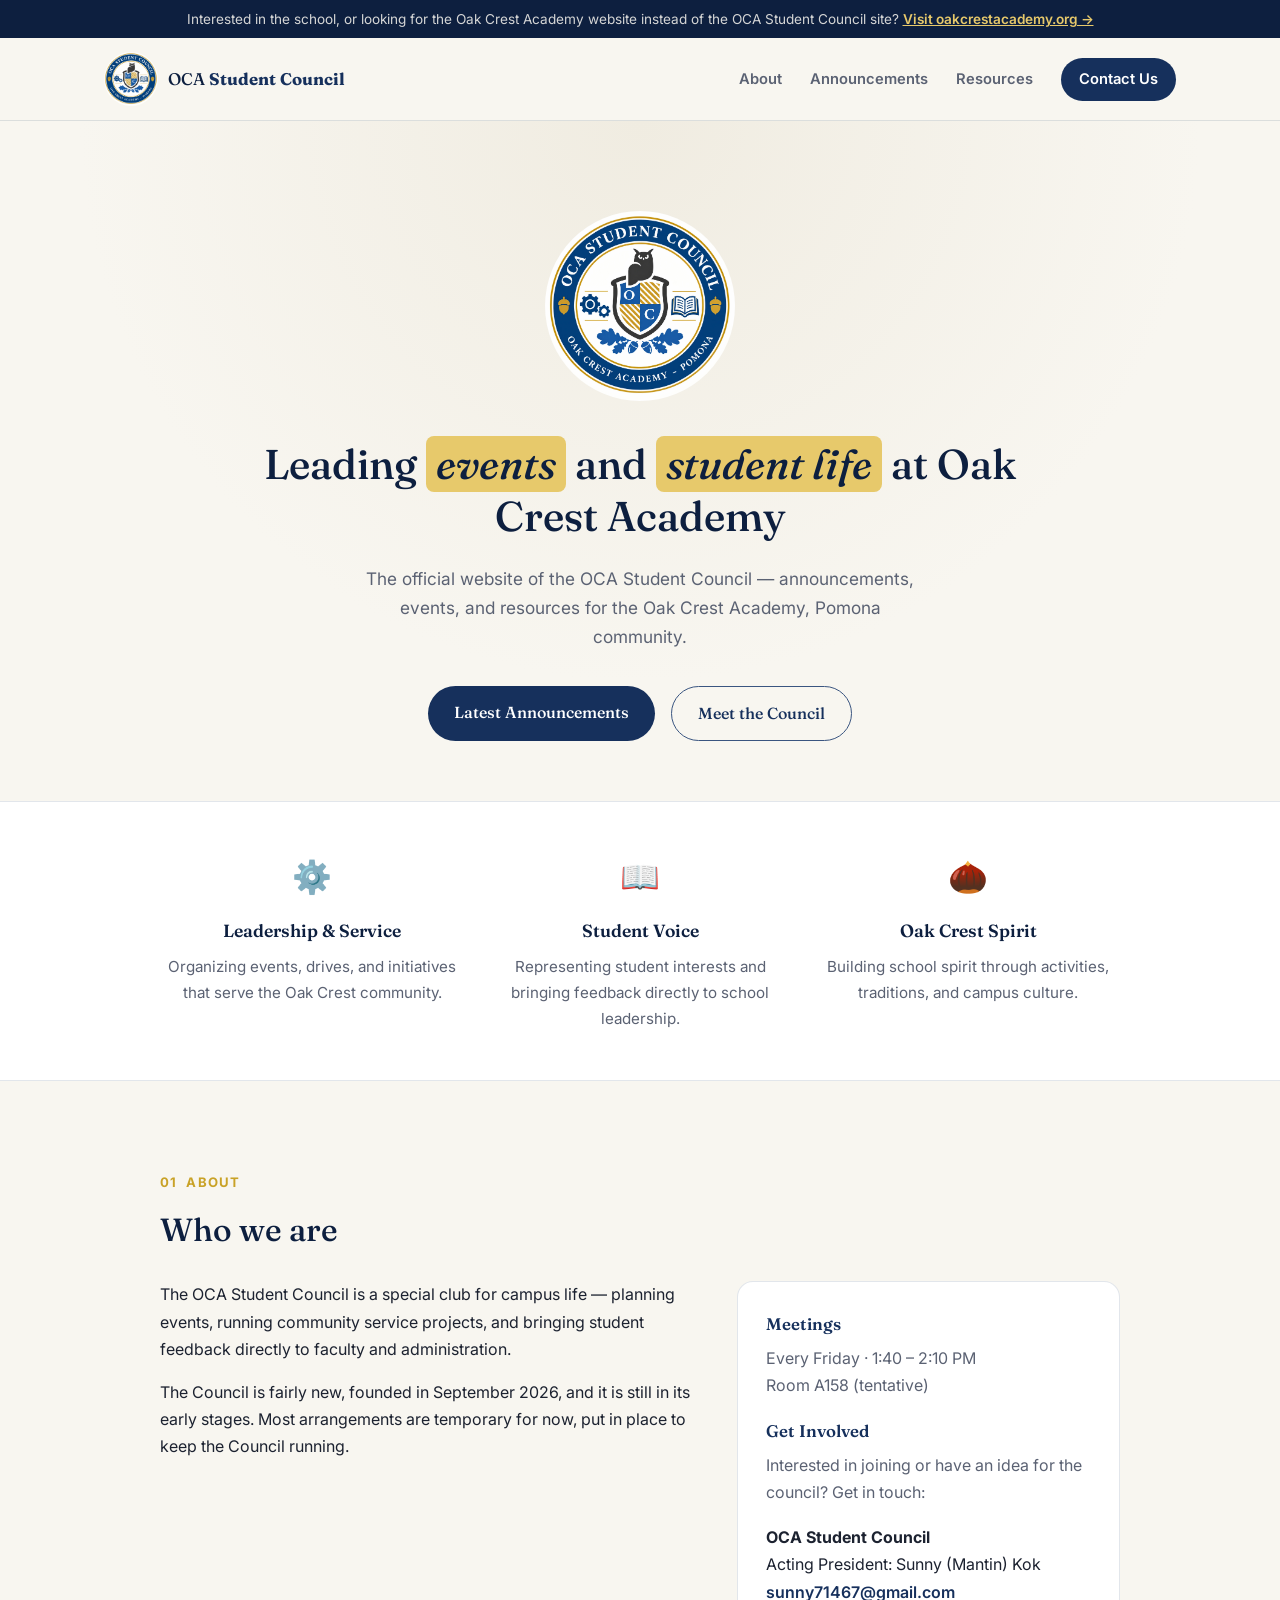
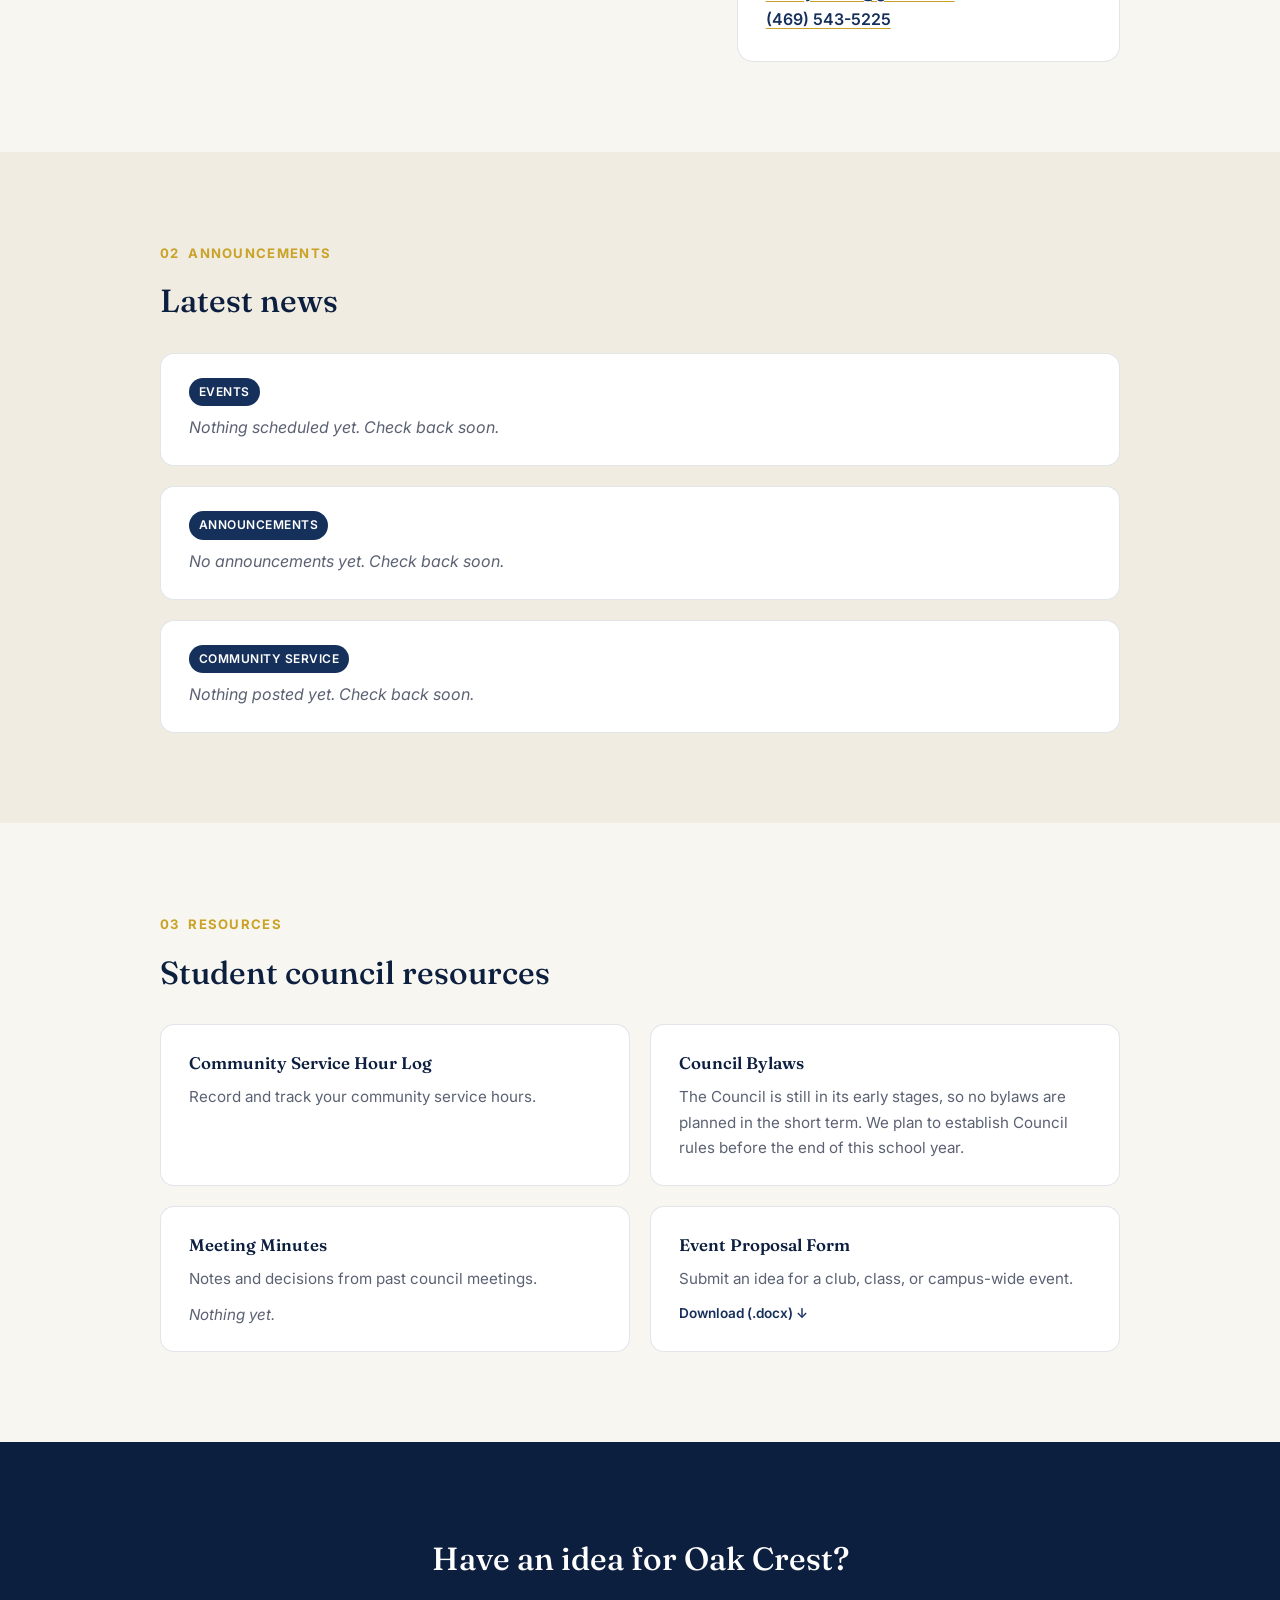
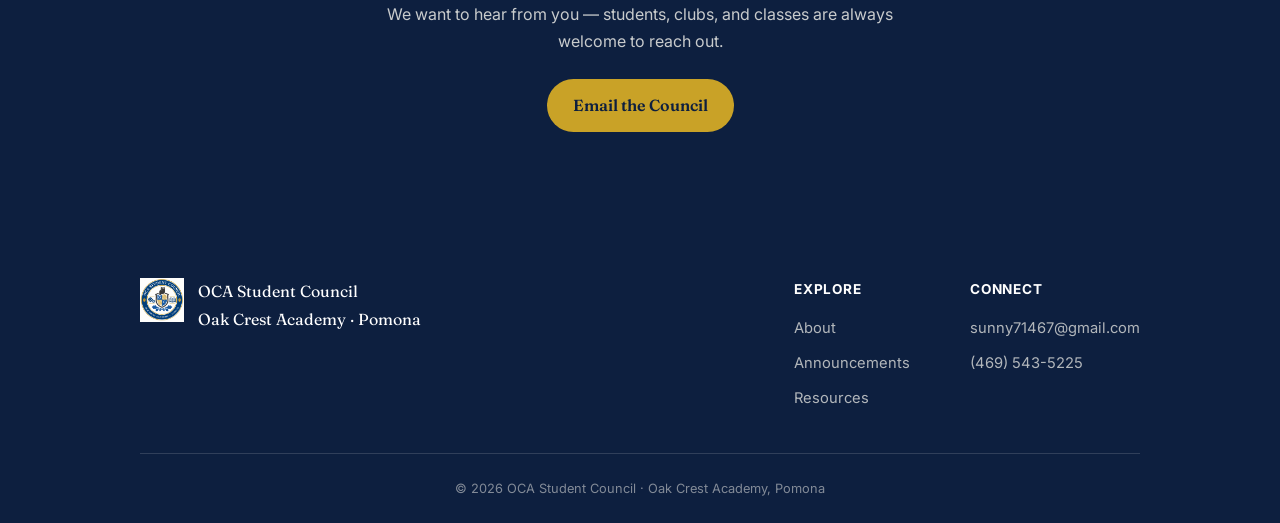
<file: index.html>
<!DOCTYPE html>
<html lang="en">
<head>
<meta charset="UTF-8">
<meta name="viewport" content="width=device-width, initial-scale=1.0">
<title>OCA Student Council | Oak Crest Academy - Pomona</title>
<link rel="icon" type="image/webp" href="assets/logo.webp">
<link rel="preconnect" href="https://fonts.googleapis.com">
<link rel="preconnect" href="https://fonts.gstatic.com" crossorigin>
<link href="https://fonts.googleapis.com/css2?family=Fraunces:ital,wght@0,500;0,600;1,500&family=Inter:wght@400;500;600;700&display=swap" rel="stylesheet">
<link rel="stylesheet" href="css/style.css">
</head>
<body>

<div class="top-notice">
  Interested in the school, or looking for the Oak Crest Academy website instead of the OCA Student Council site?
  <a href="https://oakcrestacademy.org/" target="_blank" rel="noopener noreferrer">Visit oakcrestacademy.org &rarr;</a>
</div>

<header class="site-header">
  <div class="nav-container">
    <a href="#top" class="brand">
      <img src="assets/logo.webp" alt="OCA Student Council seal" class="brand-logo">
      <span class="brand-text">OCA <strong>Student Council</strong></span>
    </a>
    <button class="nav-toggle" aria-label="Toggle menu" aria-expanded="false">
      <span></span><span></span><span></span>
    </button>
    <nav class="nav-links">
      <a href="#about">About</a>
      <a href="#announcements">Announcements</a>
      <a href="#resources">Resources</a>
      <a href="#contact" class="nav-cta">Contact Us</a>
    </nav>
  </div>
</header>

<main>

  <!-- Hero -->
  <section id="top" class="hero">
    <div class="hero-inner">
      <img src="assets/logo.webp" alt="OCA Student Council seal" class="hero-seal">
      <h1 class="hero-title">
        Leading <span class="hl">events</span> and <span class="hl">student life</span> at
        Oak Crest Academy
      </h1>
      <p class="hero-subtitle">
        The official website of the OCA Student Council &mdash; announcements,
        events, and resources for the Oak Crest Academy, Pomona community.
      </p>
      <div class="hero-actions">
        <a href="#announcements" class="btn btn-primary">Latest Announcements</a>
        <a href="#about" class="btn btn-ghost">Meet the Council</a>
      </div>
    </div>
  </section>

  <!-- What we do (icon row, echoes the seal's gear + book motifs) -->
  <section class="pillars">
    <div class="pillars-inner">
      <div class="pillar">
        <div class="pillar-icon">⚙️</div>
        <h3>Leadership &amp; Service</h3>
        <p>Organizing events, drives, and initiatives that serve the Oak Crest community.</p>
      </div>
      <div class="pillar">
        <div class="pillar-icon">📖</div>
        <h3>Student Voice</h3>
        <p>Representing student interests and bringing feedback directly to school leadership.</p>
      </div>
      <div class="pillar">
        <div class="pillar-icon">🌰</div>
        <h3>Oak Crest Spirit</h3>
        <p>Building school spirit through activities, traditions, and campus culture.</p>
      </div>
    </div>
  </section>

  <!-- About -->
  <section id="about" class="section">
    <div class="section-inner">
      <p class="eyebrow">01 &nbsp;About</p>
      <h2 class="section-title">Who we are</h2>
      <div class="about-grid">
        <div class="about-text">
          <p>
            The OCA Student Council is a special club for campus life &mdash; planning events,
            running community service projects, and bringing student feedback directly to
            faculty and administration.
          </p>
          <p>
            The Council is fairly new, founded in September 2026, and it is still in its early
            stages. Most arrangements are temporary for now, put in place to keep the Council running.
          </p>
        </div>
        <div class="about-card">
          <h3>Meetings</h3>
          <p>Every Friday &middot; 1:40 &ndash; 2:10 PM<br>Room A158 (tentative)</p>
          <h3>Get Involved</h3>
          <p>Interested in joining or have an idea for the council? Get in touch:</p>
          <p class="contact-lines">
            <strong>OCA Student Council</strong><br>
            Acting President: Sunny (Mantin) Kok<br>
            <a href="mailto:sunny71467@gmail.com">sunny71467@gmail.com</a><br>
            <a href="tel:+14695435225">(469) 543-5225</a>
          </p>
        </div>
      </div>
    </div>
  </section>

  <!-- Announcements -->
  <section id="announcements" class="section section-alt">
    <div class="section-inner">
      <p class="eyebrow">02 &nbsp;Announcements</p>
      <h2 class="section-title">Latest news</h2>
      <div class="announcement-list">
        <article class="announcement-card">
          <span class="tag">Events</span>
          <p class="empty-state">Nothing scheduled yet. Check back soon.</p>
        </article>
        <article class="announcement-card">
          <span class="tag">Announcements</span>
          <p class="empty-state">No announcements yet. Check back soon.</p>
        </article>
        <article class="announcement-card">
          <span class="tag">Community Service</span>
          <p class="empty-state">Nothing posted yet. Check back soon.</p>
        </article>
      </div>
    </div>
  </section>

  <!-- Resources -->
  <section id="resources" class="section">
    <div class="section-inner">
      <p class="eyebrow">03 &nbsp;Resources</p>
      <h2 class="section-title">Student council resources</h2>
      <div class="resource-grid">
        <a href="https://docs.google.com/document/d/1i9NuNzzM6vkVALnD9LSMOV6rwf-y1_BSB-2XAohVT00/edit?tab=t.0" class="resource-card" target="_blank" rel="noopener noreferrer">
          <h3>Community Service Hour Log</h3>
          <p>Record and track your community service hours.</p>
        </a>
        <div class="resource-card is-empty">
          <h3>Council Bylaws</h3>
          <p>The Council is still in its early stages, so no bylaws are planned in the short term. We plan to establish Council rules before the end of this school year.</p>
        </div>
        <div class="resource-card is-empty">
          <h3>Meeting Minutes</h3>
          <p>Notes and decisions from past council meetings.</p>
          <p class="empty-state">Nothing yet.</p>
        </div>
        <a href="assets/OCA_Event_Proposal_Form.docx" class="resource-card" download>
          <h3>Event Proposal Form</h3>
          <p>Submit an idea for a club, class, or campus-wide event.</p>
          <p class="resource-meta">Download (.docx) &darr;</p>
        </a>
      </div>
    </div>
  </section>

  <!-- Contact / CTA -->
  <section id="contact" class="cta">
    <div class="cta-inner">
      <h2>Have an idea for Oak Crest?</h2>
      <p>We want to hear from you &mdash; students, clubs, and classes are always welcome to reach out.</p>
      <a href="mailto:sunny71467@gmail.com" class="btn btn-primary">Email the Council</a>
    </div>
  </section>

</main>

<footer class="site-footer">
  <div class="footer-inner">
    <div class="footer-brand">
      <img src="assets/logo.webp" alt="OCA Student Council seal" class="footer-logo">
      <p>OCA Student Council<br>Oak Crest Academy &middot; Pomona</p>
    </div>
    <div class="footer-links">
      <div>
        <h4>Explore</h4>
        <a href="#about">About</a>
        <a href="#announcements">Announcements</a>
        <a href="#resources">Resources</a>
      </div>
      <div>
        <h4>Connect</h4>
        <a href="mailto:sunny71467@gmail.com">sunny71467@gmail.com</a>
        <a href="tel:+14695435225">(469) 543-5225</a>
      </div>
    </div>
  </div>
  <p class="footer-bottom">&copy; 2026 OCA Student Council &middot; Oak Crest Academy, Pomona</p>
</footer>

<script src="js/script.js"></script>
</body>
</html>
</file>
<file: css/style.css>
/* ---------- Design tokens (navy + gold, pulled from the OCA seal) ---------- */
:root {
  --navy: #16305c;
  --navy-deep: #0d1f3f;
  --navy-soft: #3a5580;
  --gold: #c9a227;
  --gold-light: #e7c96b;
  --cream: #f8f6f0;
  --cream-alt: #f0ece1;
  --ink: #1c2230;
  --text-soft: #5b6273;
  --border-soft: rgba(22, 48, 92, 0.12);
  --white: #ffffff;
}

* { margin: 0; padding: 0; box-sizing: border-box; }
html { scroll-behavior: smooth; }

body {
  font-family: "Inter", -apple-system, "Segoe UI", sans-serif;
  color: var(--ink);
  background: var(--cream);
  line-height: 1.7;
}

h1, h2, h3, .brand-text, .btn {
  font-family: "Fraunces", Georgia, serif;
}

a { color: inherit; }

.placeholder-note {
  color: #a35d2a;
  background: #fbeee0;
  border: 1px dashed #e0b385;
  padding: 6px 12px;
  border-radius: 8px;
  font-size: 0.82rem;
  font-family: "Inter", sans-serif;
  display: inline-block;
  margin-bottom: 10px;
}

/* ---------- Top notice ---------- */
.top-notice {
  background: var(--navy-deep);
  color: rgba(248, 246, 240, 0.85);
  text-align: center;
  font-size: 0.85rem;
  line-height: 1.5;
  padding: 9px 20px;
}
.top-notice a {
  color: var(--gold-light);
  font-weight: 600;
  white-space: nowrap;
}
.top-notice a:hover { color: var(--white); }

/* ---------- Header ---------- */
.site-header {
  position: sticky;
  top: 0;
  z-index: 200;
  background: rgba(248, 246, 240, 0.92);
  backdrop-filter: blur(6px);
  border-bottom: 1px solid var(--border-soft);
}

.nav-container {
  max-width: 1120px;
  margin: 0 auto;
  padding: 14px 24px;
  display: flex;
  align-items: center;
  justify-content: space-between;
}

.brand {
  display: flex;
  align-items: center;
  gap: 10px;
  text-decoration: none;
}
.brand-logo { width: 54px; height: 54px; border-radius: 50%; }
.brand-text {
  font-size: 1.05rem;
  color: var(--navy-deep);
  font-weight: 500;
}
.brand-text strong { color: var(--navy); }

.nav-links {
  display: flex;
  align-items: center;
  gap: 28px;
}
.nav-links a {
  text-decoration: none;
  color: var(--text-soft);
  font-weight: 600;
  font-size: 0.92rem;
  font-family: "Inter", sans-serif;
  transition: color 0.2s;
}
.nav-links a:hover { color: var(--navy); }

.nav-cta {
  background: var(--navy);
  color: var(--white) !important;
  padding: 9px 18px;
  border-radius: 999px;
}
.nav-cta:hover { background: var(--navy-deep); }

.nav-toggle {
  display: none;
  flex-direction: column;
  gap: 5px;
  background: none;
  border: none;
  cursor: pointer;
  padding: 6px;
}
.nav-toggle span {
  width: 22px;
  height: 2px;
  background: var(--navy);
  display: block;
}

/* ---------- Hero ---------- */
.hero {
  padding: 90px 24px 60px;
  text-align: center;
  background:
    radial-gradient(circle at 50% 0%, var(--cream-alt) 0%, var(--cream) 60%);
}
.hero-inner { max-width: 780px; margin: 0 auto; }

.hero-seal {
  width: 190px;
  height: 190px;
  border-radius: 50%;
  margin-bottom: 28px;
}

.hero-title {
  font-size: 2.6rem;
  font-weight: 500;
  color: var(--navy-deep);
  line-height: 1.25;
  margin-bottom: 22px;
}
.hero-title .hl {
  background: var(--gold-light);
  padding: 2px 10px;
  border-radius: 8px;
  font-style: italic;
}

.hero-subtitle {
  font-size: 1.08rem;
  color: var(--text-soft);
  max-width: 560px;
  margin: 0 auto 34px;
}

.hero-actions {
  display: flex;
  gap: 16px;
  justify-content: center;
  flex-wrap: wrap;
}

.btn {
  display: inline-block;
  padding: 13px 26px;
  border-radius: 999px;
  font-weight: 500;
  font-size: 1rem;
  text-decoration: none;
  transition: transform 0.15s ease, background 0.2s;
}
.btn:hover { transform: translateY(-2px); }
.btn-primary {
  background: var(--navy);
  color: var(--white);
}
.btn-primary:hover { background: var(--navy-deep); }
.btn-ghost {
  background: transparent;
  color: var(--navy);
  border: 1.5px solid var(--navy-soft);
}
.btn-ghost:hover { background: rgba(22, 48, 92, 0.06); }

/* ---------- Pillars (icon row) ---------- */
.pillars {
  border-top: 1px solid var(--border-soft);
  border-bottom: 1px solid var(--border-soft);
  background: var(--white);
}
.pillars-inner {
  max-width: 1000px;
  margin: 0 auto;
  padding: 48px 24px;
  display: grid;
  grid-template-columns: repeat(3, 1fr);
  gap: 32px;
  text-align: center;
}
.pillar-icon { font-size: 2rem; margin-bottom: 12px; }
.pillar h3 {
  font-size: 1.1rem;
  color: var(--navy-deep);
  margin-bottom: 8px;
  font-weight: 600;
}
.pillar p { color: var(--text-soft); font-size: 0.95rem; }

/* ---------- Sections ---------- */
.section { padding: 90px 24px; }
.section-alt { background: var(--cream-alt); }
.section-inner { max-width: 960px; margin: 0 auto; }

.eyebrow {
  font-family: "Inter", sans-serif;
  font-size: 0.82rem;
  font-weight: 700;
  letter-spacing: 0.1em;
  text-transform: uppercase;
  color: var(--gold);
  margin-bottom: 10px;
}

.section-title {
  font-size: 2rem;
  font-weight: 500;
  color: var(--navy-deep);
  margin-bottom: 24px;
}

.section-desc {
  color: var(--text-soft);
  margin-bottom: 30px;
  max-width: 620px;
}

/* About */
.about-grid {
  display: grid;
  grid-template-columns: 1.4fr 1fr;
  gap: 40px;
  align-items: start;
}
.about-text p { margin-bottom: 16px; color: var(--ink); }
.about-card {
  background: var(--white);
  border: 1px solid var(--border-soft);
  border-radius: 16px;
  padding: 28px;
}
.about-card h3 {
  font-size: 1.05rem;
  color: var(--navy);
  margin-bottom: 6px;
  font-weight: 600;
}
.about-card p { color: var(--text-soft); margin-bottom: 18px; }
.about-card p:last-child { margin-bottom: 0; }
.about-card .contact-lines { color: var(--ink); }
.about-card .contact-lines a {
  color: var(--navy);
  font-weight: 600;
  text-decoration-color: var(--gold);
  text-underline-offset: 3px;
}

/* Announcements */
.announcement-list {
  display: grid;
  gap: 20px;
}
.announcement-card {
  background: var(--white);
  border: 1px solid var(--border-soft);
  border-radius: 14px;
  padding: 24px 28px;
  display: grid;
  grid-template-columns: auto auto 1fr;
  gap: 8px 16px;
  align-items: baseline;
}
.announcement-card .tag {
  background: var(--navy);
  color: var(--white);
  font-family: "Inter", sans-serif;
  font-size: 0.75rem;
  font-weight: 600;
  padding: 4px 10px;
  border-radius: 999px;
  text-transform: uppercase;
  letter-spacing: 0.04em;
}
.announcement-card time {
  font-family: "Inter", sans-serif;
  font-size: 0.85rem;
  color: var(--text-soft);
}
.announcement-card h3 {
  grid-column: 1 / -1;
  font-size: 1.2rem;
  color: var(--navy-deep);
  font-weight: 600;
  margin-top: 4px;
}
.announcement-card p {
  grid-column: 1 / -1;
  color: var(--text-soft);
}
.announcement-card .empty-state { font-style: italic; }

/* Resources */
.resource-grid {
  display: grid;
  grid-template-columns: repeat(2, 1fr);
  gap: 20px;
}
.resource-card {
  display: block;
  background: var(--white);
  border: 1px solid var(--border-soft);
  border-radius: 14px;
  padding: 24px 28px;
  text-decoration: none;
  transition: border-color 0.2s, transform 0.15s;
}
.resource-card:hover {
  border-color: var(--gold);
  transform: translateY(-3px);
}
.resource-card.is-empty:hover {
  border-color: var(--border-soft);
  transform: none;
}
.resource-card .empty-state {
  font-style: italic;
  margin-top: 10px;
}
.resource-card .resource-meta {
  margin-top: 10px;
  font-size: 0.85rem;
  font-weight: 600;
  color: var(--navy);
}
.resource-card h3 {
  font-size: 1.05rem;
  color: var(--navy-deep);
  font-weight: 600;
  margin-bottom: 6px;
}
.resource-card p { color: var(--text-soft); font-size: 0.95rem; }

/* CTA */
.cta {
  background: var(--navy-deep);
  color: var(--cream);
  text-align: center;
  padding: 90px 24px;
}
.cta-inner { max-width: 560px; margin: 0 auto; }
.cta h2 {
  font-size: 2rem;
  font-weight: 500;
  margin-bottom: 14px;
  color: var(--white);
}
.cta p { color: rgba(248, 246, 240, 0.8); margin-bottom: 10px; }
.cta .btn-primary {
  background: var(--gold);
  color: var(--navy-deep);
  margin-top: 14px;
  font-weight: 600;
}
.cta .btn-primary:hover { background: var(--gold-light); }

/* ---------- Footer ---------- */
.site-footer {
  background: var(--navy-deep);
  color: rgba(248, 246, 240, 0.7);
  padding: 56px 24px 24px;
}
.footer-inner {
  max-width: 1000px;
  margin: 0 auto;
  display: flex;
  justify-content: space-between;
  flex-wrap: wrap;
  gap: 40px;
  padding-bottom: 32px;
  border-bottom: 1px solid rgba(248, 246, 240, 0.15);
}
.footer-brand { display: flex; gap: 14px; align-items: flex-start; }
.footer-logo { width: 44px; height: 44px; }
.footer-brand p { color: var(--white); font-family: "Fraunces", serif; }

.footer-links { display: flex; gap: 60px; }
.footer-links h4 {
  color: var(--white);
  font-family: "Inter", sans-serif;
  font-size: 0.85rem;
  text-transform: uppercase;
  letter-spacing: 0.06em;
  margin-bottom: 14px;
}
.footer-links a {
  display: block;
  text-decoration: none;
  color: rgba(248, 246, 240, 0.7);
  font-size: 0.92rem;
  margin-bottom: 10px;
}
.footer-links a:hover { color: var(--gold-light); }

.footer-bottom {
  max-width: 1000px;
  margin: 24px auto 0;
  font-size: 0.8rem;
  text-align: center;
  color: rgba(248, 246, 240, 0.5);
}

/* ---------- Responsive ---------- */
@media (max-width: 860px) {
  .about-grid { grid-template-columns: 1fr; }
  .resource-grid { grid-template-columns: 1fr; }
}

@media (max-width: 720px) {
  .nav-links {
    position: absolute;
    top: 100%;
    left: 0;
    right: 0;
    background: var(--cream);
    flex-direction: column;
    align-items: flex-start;
    padding: 20px 24px;
    gap: 18px;
    border-bottom: 1px solid var(--border-soft);
    display: none;
  }
  .nav-links.open { display: flex; }
  .nav-toggle { display: flex; }
  .nav-cta { align-self: flex-start; }

  .hero-title { font-size: 2rem; }
  .pillars-inner { grid-template-columns: 1fr; }
  .section { padding: 64px 20px; }
  .footer-inner { flex-direction: column; }
}
</file>
